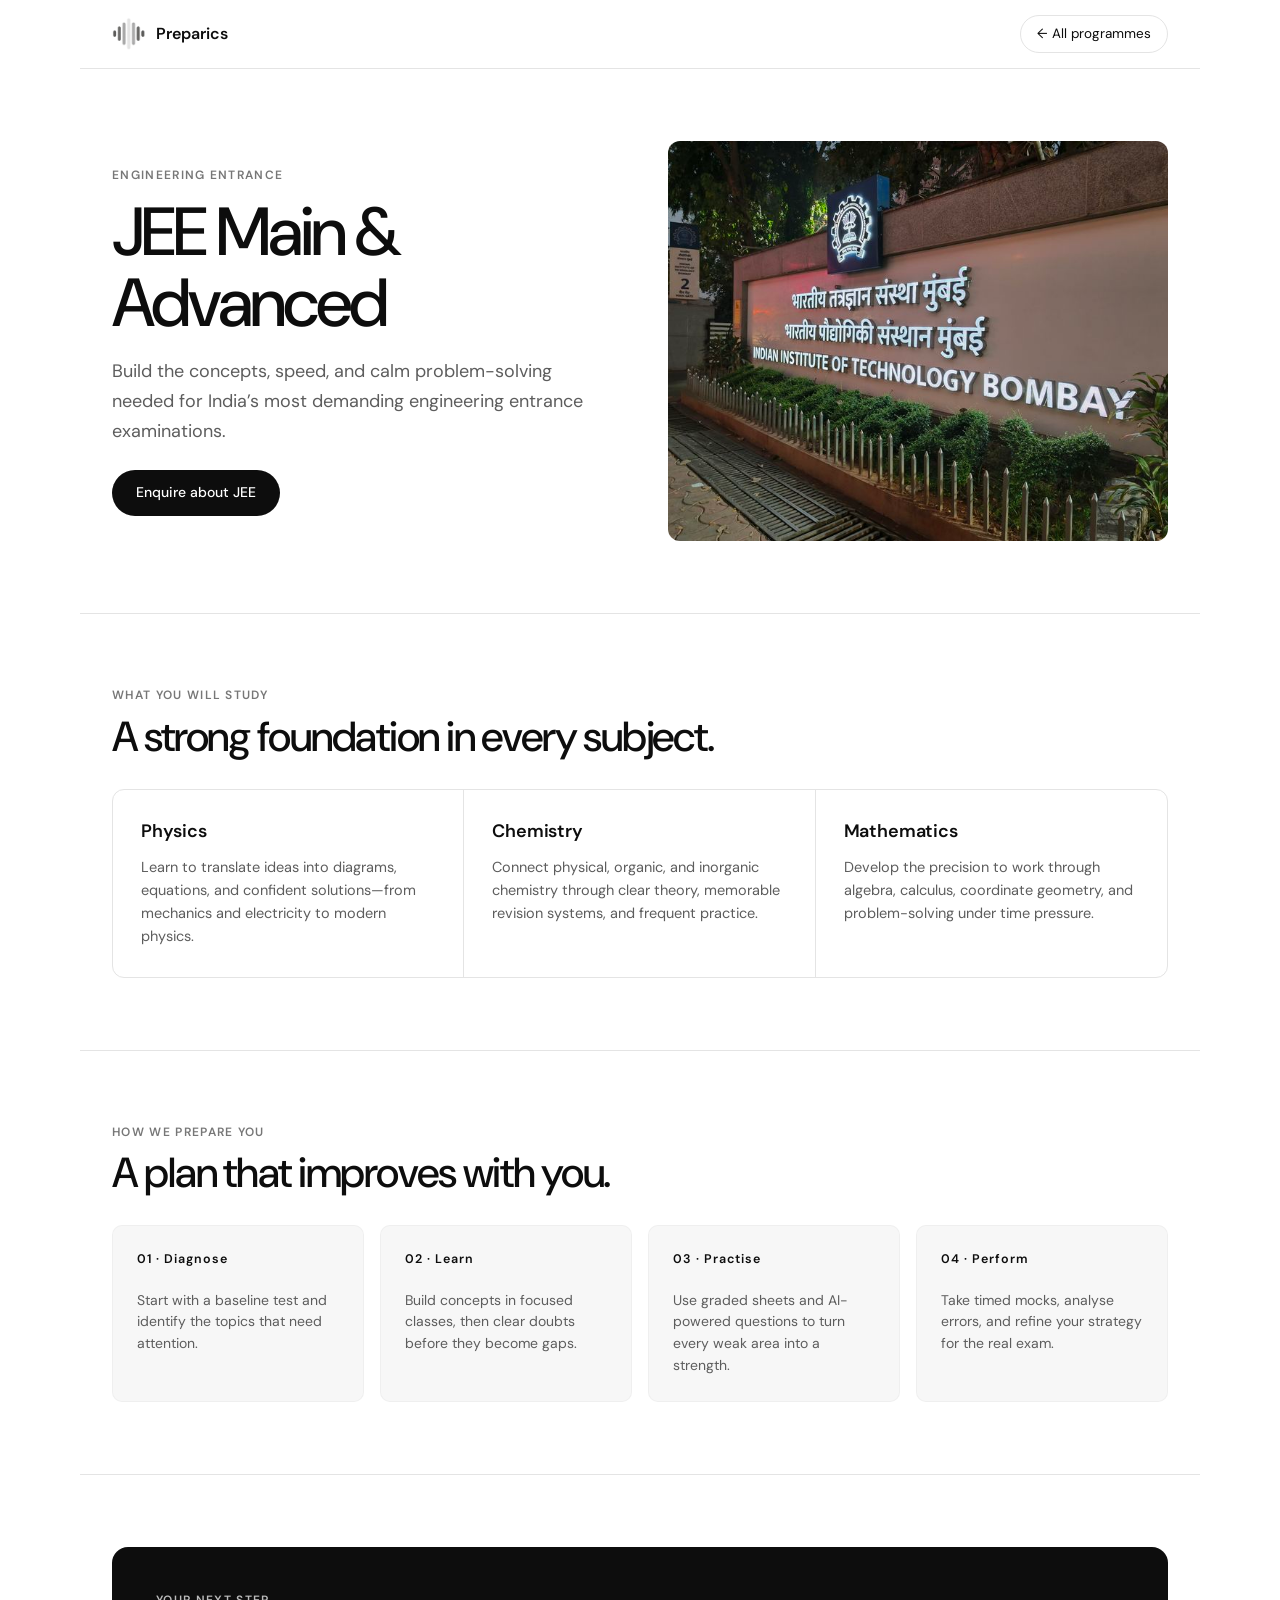
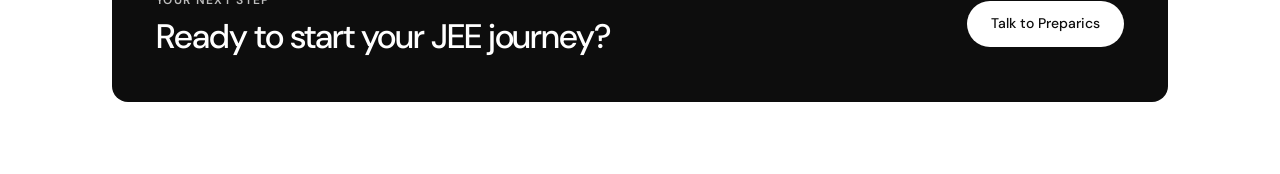
<file: jee.html>
<!doctype html>
<html lang="en">
<head>
  <meta charset="utf-8">
  <meta name="viewport" content="width=device-width, initial-scale=1">
  <title>JEE Main & Advanced Preparation | Preparics</title>
  <link rel="icon" type="image/png" href="logo.png">
  <link rel="shortcut icon" href="favicon.ico">
  <link rel="apple-touch-icon" href="logo.png">
  <link rel="preconnect" href="https://fonts.googleapis.com">
  <link href="https://fonts.googleapis.com/css2?family=DM+Sans:wght@300;400;500;600&display=swap" rel="stylesheet">
  <style>
:root {
  --ink: #0d0d0d;
  --muted: #5d5d5d;
  --line: #e4e4e4;
  --soft: #f7f7f7;
  --max: 1120px;
}
*, *::before, *::after {
  box-sizing: border-box;
  margin: 0;
  padding: 0;
}
html {
  -webkit-text-size-adjust: 100%;
}
body {
  margin: 0;
  font-family: 'DM Sans', -apple-system, BlinkMacSystemFont, sans-serif;
  color: var(--ink);
  line-height: 1.55;
  background: #ffffff;
  overflow-x: hidden;
  width: 100%;
}
a {
  color: inherit;
}
img {
  max-width: 100%;
  height: auto;
  display: block;
}

/* Nav */
.nav {
  height: 68px;
  max-width: var(--max);
  margin: auto;
  padding: 0 32px;
  display: flex;
  align-items: center;
  justify-content: space-between;
  gap: 12px;
  width: 100%;
}
.brand {
  display: flex;
  align-items: center;
  gap: 10px;
  text-decoration: none;
  font-weight: 600;
  font-size: 16px;
  flex-shrink: 0;
}
.brand img {
  width: 34px;
  height: 34px;
  border-radius: 8px;
  flex-shrink: 0;
}
.back {
  font-size: 13.5px;
  text-decoration: none;
  padding: 8px 16px;
  border: 1px solid var(--line);
  border-radius: 999px;
  white-space: nowrap;
  transition: background 0.15s ease, border-color 0.15s ease;
  flex-shrink: 0;
}
.back:hover {
  background: var(--soft);
  border-color: #ccc;
}

/* Main sections */
.hero, .section {
  max-width: var(--max);
  margin: auto;
  padding: 72px 32px;
  border-top: 1px solid var(--line);
  width: 100%;
}
.eyebrow {
  font-size: 12px;
  letter-spacing: .11em;
  text-transform: uppercase;
  color: #777;
  font-weight: 600;
  margin-bottom: 8px;
}
.hero-grid {
  display: grid;
  grid-template-columns: 1fr 1fr;
  gap: 56px;
  align-items: center;
}
.hero h1 {
  font-size: clamp(32px, 5.5vw, 68px);
  line-height: 1.05;
  letter-spacing: -.045em;
  font-weight: 500;
  margin: 12px 0 18px;
  word-wrap: break-word;
}
.intro {
  font-size: clamp(15px, 1.8vw, 18px);
  color: var(--muted);
  max-width: 520px;
  line-height: 1.65;
  margin-bottom: 24px;
}
.hero img {
  width: 100%;
  aspect-ratio: 1.25;
  object-fit: cover;
  border-radius: 12px;
  display: block;
}
.btn {
  display: inline-flex;
  align-items: center;
  justify-content: center;
  background: var(--ink);
  color: #fff;
  text-decoration: none;
  padding: 12px 24px;
  border-radius: 999px;
  font-weight: 500;
  font-size: 14px;
  min-height: 44px;
  transition: opacity 0.15s ease, transform 0.15s ease;
}
.btn:hover {
  opacity: 0.88;
  transform: translateY(-1px);
}

.section h2 {
  font-size: clamp(26px, 3.8vw, 42px);
  letter-spacing: -.03em;
  font-weight: 500;
  margin: 8px 0 28px;
  line-height: 1.15;
}
.grid {
  display: grid;
  grid-template-columns: repeat(3, 1fr);
  border: 1px solid var(--line);
  border-radius: 12px;
  overflow: hidden;
}
.card {
  padding: 28px;
  border-right: 1px solid var(--line);
}
.card:last-child {
  border-right: none;
}
.card h3 {
  font-size: 18px;
  margin: 0 0 10px;
  font-weight: 600;
  letter-spacing: -.01em;
}
.card p, .section > p {
  color: var(--muted);
  font-size: 14.5px;
  line-height: 1.6;
}

.journey {
  display: grid;
  grid-template-columns: repeat(4, 1fr);
  gap: 16px;
}
.step {
  background: var(--soft);
  padding: 24px;
  border-radius: 10px;
  border: 1px solid rgba(0,0,0,0.03);
  font-size: 14px;
  line-height: 1.55;
  color: var(--muted);
}
.step strong {
  display: block;
  font-size: 12.5px;
  letter-spacing: .08em;
  color: var(--ink);
  margin-bottom: 20px;
  font-weight: 600;
}

.cta {
  background: var(--ink);
  color: #fff;
  border-radius: 16px;
  padding: 44px;
  display: flex;
  align-items: center;
  justify-content: space-between;
  gap: 24px;
}
.cta h2 {
  margin: 0;
  font-size: clamp(24px, 3.5vw, 34px);
  line-height: 1.2;
}
.cta .btn {
  background: #fff;
  color: var(--ink);
  margin: 0;
  white-space: nowrap;
  flex-shrink: 0;
}
.cta .btn:hover {
  background: #f0f0f0;
}

/* Tablet */
@media (max-width: 900px) {
  .hero-grid {
    grid-template-columns: 1fr;
    gap: 36px;
  }
  .journey {
    grid-template-columns: repeat(2, 1fr);
  }
  .grid {
    grid-template-columns: 1fr;
    border-right: 1px solid var(--line);
  }
  .card {
    border-right: none;
    border-bottom: 1px solid var(--line);
  }
  .card:last-child {
    border-bottom: none;
  }
}

/* Mobile */
@media (max-width: 640px) {
  .nav {
    height: 58px;
    padding: 0 16px;
  }
  .brand {
    font-size: 15px;
    gap: 8px;
  }
  .brand img {
    width: 28px;
    height: 28px;
  }
  .back {
    font-size: 12px;
    padding: 6px 12px;
    min-height: 36px;
    display: inline-flex;
    align-items: center;
  }
  .hero, .section {
    padding: 44px 16px;
  }
  .hero h1 {
    font-size: clamp(28px, 8vw, 40px);
    margin: 8px 0 14px;
  }
  .btn {
    width: 100%;
    max-width: 100%;
  }
  .journey {
    grid-template-columns: 1fr;
    gap: 12px;
  }
  .step {
    padding: 18px 16px;
  }
  .card {
    padding: 20px 16px;
  }
  .cta {
    padding: 28px 20px;
    flex-direction: column;
    align-items: stretch;
    text-align: left;
    border-radius: 12px;
    gap: 20px;
  }
  .cta .btn {
    width: 100%;
  }
}

/* Extra Small Phones (320px - 360px) */
@media (max-width: 360px) {
  .nav {
    padding: 0 12px;
    gap: 6px;
  }
  .brand {
    font-size: 14px;
    gap: 6px;
  }
  .back {
    font-size: 11px;
    padding: 5px 9px;
  }
  .hero, .section {
    padding: 36px 12px;
  }
  .hero h1 {
    font-size: 26px;
  }
  .card {
    padding: 16px 12px;
  }
  .step {
    padding: 16px 12px;
  }
  .cta {
    padding: 22px 14px;
  }
}
</style>
</head>
<body>
  <nav class="nav"><a class="brand" href="index.html"><img src="logo.png" alt="Preparics logo">Preparics</a><a class="back" href="index.html#programmes">← All programmes</a></nav>
  <main>
    <section class="hero"><div class="hero-grid"><div><div class="eyebrow">Engineering entrance</div><h1>JEE Main &<br>Advanced</h1><p class="intro">Build the concepts, speed, and calm problem-solving needed for India’s most demanding engineering entrance examinations.</p><a class="btn" href="mailto:preparics@gmail.com?subject=JEE%20programme%20enquiry">Enquire about JEE</a></div><img src="IIT BOMBAY.jpg" alt="IIT Bombay campus"></div></section>
    <section class="section"><div class="eyebrow">What you will study</div><h2>A strong foundation in every subject.</h2><div class="grid"><article class="card"><h3>Physics</h3><p>Learn to translate ideas into diagrams, equations, and confident solutions—from mechanics and electricity to modern physics.</p></article><article class="card"><h3>Chemistry</h3><p>Connect physical, organic, and inorganic chemistry through clear theory, memorable revision systems, and frequent practice.</p></article><article class="card"><h3>Mathematics</h3><p>Develop the precision to work through algebra, calculus, coordinate geometry, and problem-solving under time pressure.</p></article></div></section>
    <section class="section"><div class="eyebrow">How we prepare you</div><h2>A plan that improves with you.</h2><div class="journey"><div class="step"><strong>01 · Diagnose</strong>Start with a baseline test and identify the topics that need attention.</div><div class="step"><strong>02 · Learn</strong>Build concepts in focused classes, then clear doubts before they become gaps.</div><div class="step"><strong>03 · Practise</strong>Use graded sheets and AI-powered questions to turn every weak area into a strength.</div><div class="step"><strong>04 · Perform</strong>Take timed mocks, analyse errors, and refine your strategy for the real exam.</div></div></section>
    <section class="section"><div class="cta"><div><div class="eyebrow" style="color:#bbb">Your next step</div><h2>Ready to start your JEE journey?</h2></div><a class="btn" href="mailto:preparics@gmail.com?subject=JEE%20programme%20enquiry">Talk to Preparics</a></div></section>
  </main>
</body>
</html>
</file>
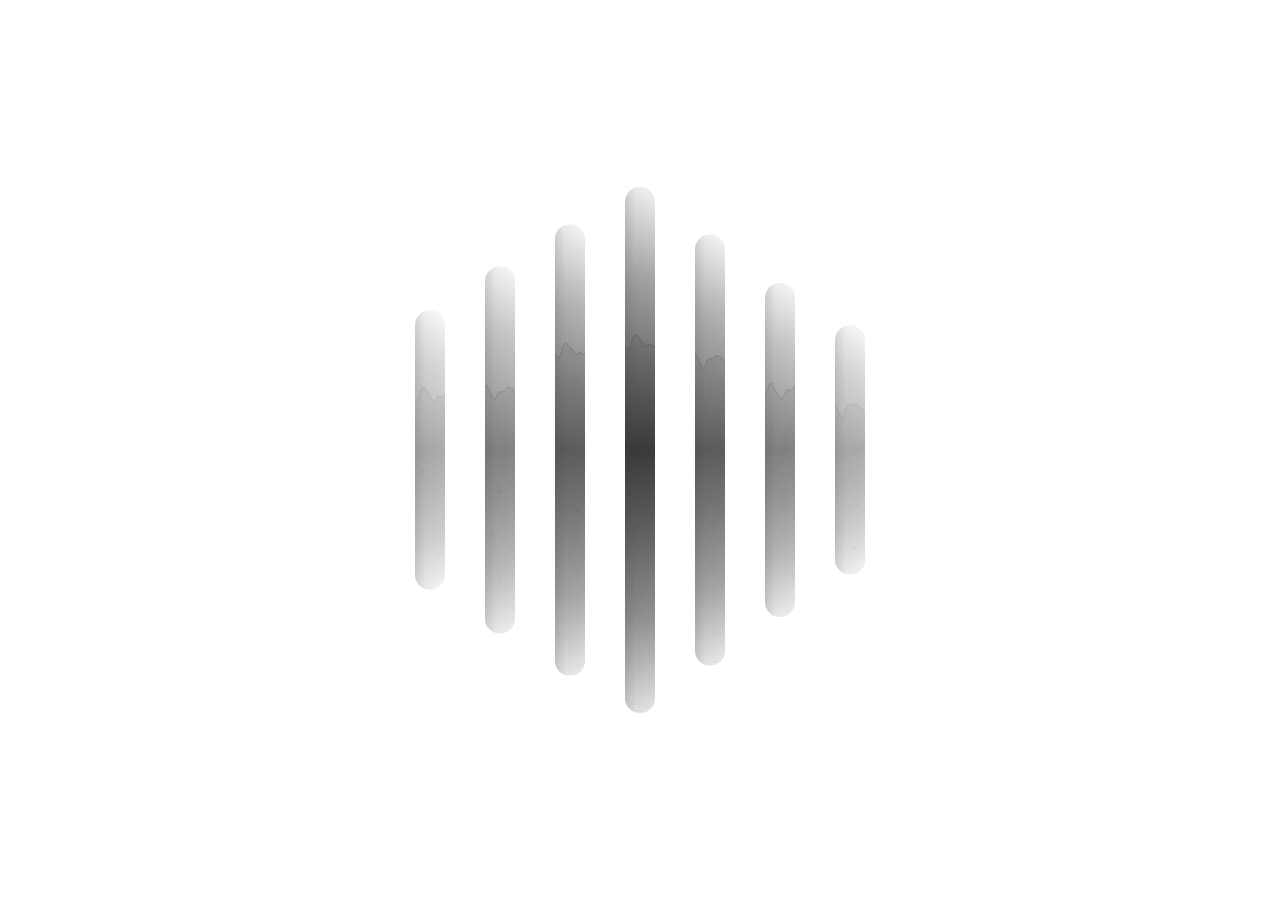
<file: logo_and_loading.html>
<!DOCTYPE html>
<html lang="en">
<head>
  <meta charset="UTF-8" />
  <meta name="viewport" content="width=device-width, initial-scale=1.0" />
  <title>Wave Loading</title>
  <style>
    * { margin: 0; padding: 0; box-sizing: border-box; }
    body { background: #ffffff; overflow: hidden; }
    canvas { display: block; }
    
    #waveContainer {
      width: 100%;
      height: 100%;
      display: flex;
      align-items: center;
      justify-content: center;
    }
  </style>
</head>
<body>
  <div id="waveContainer">
    <canvas id="waveCanvas"></canvas>
  </div>

<script>
(function () {
  'use strict';

  const canvas = document.getElementById('waveCanvas');
  const ctx = canvas.getContext('2d');

  const N = 7;
  let BAR_W = 30;
  let GAP = 40;
  let R = BAR_W / 2;

  let BASE_H = [];
  let AMPLITUDE = [];

  const BASE_RATIOS = [0.28, 0.38, 0.50, 0.62, 0.50, 0.38, 0.28];
  const AMP_RATIOS  = [0.04, 0.06, 0.08, 0.10, 0.08, 0.06, 0.04];

  let dpr = window.devicePixelRatio || 1;
  let W, H;
  let mouse = { x: -1 };
  let last = performance.now();

  const phase = Array.from({ length: N }, (_, i) => i * 0.9 + Math.random() * 0.6);
  const spd   = Array.from({ length: N }, () => 0.5 + Math.random() * 0.3);

  const pos = new Float32Array(N);
  const vel = new Float32Array(N).fill(0);
  const STIFFNESS = 100;
  const DAMPING = 16;

  const innerLevel = new Float32Array(N);
  const innerVel   = new Float32Array(N).fill(0);
  const INNER_STIFFNESS = 135;
  const INNER_DAMPING = 21;

  const liquidSeed  = Array.from({ length: N }, () => Math.random() * Math.PI * 2);
  const shimmerSeed = Array.from({ length: N }, () => Math.random() * 100);

  // Exit animation state
  let exitAnimating = false;
  let exitStartTime = 0;
  const EXIT_DURATION = 600; // 0.6 seconds for smooth fast exit animation
  const exitOffsetX = new Float32Array(N).fill(0);
  const exitOffsetY = new Float32Array(N).fill(0);

  function setup() {
    dpr = window.devicePixelRatio || 1;
    W = window.innerWidth;
    H = window.innerHeight;

    // Fluid responsive sizing for mobile viewports
    const availableW = Math.min(W - 24, 450);
    const scale = Math.min(1, Math.max(0.48, availableW / 450));
    BAR_W = Math.round(30 * scale);
    GAP = Math.round(40 * scale);
    R = BAR_W / 2;

    canvas.width  = Math.round(W * dpr);
    canvas.height = Math.round(H * dpr);
    canvas.style.width  = W + 'px';
    canvas.style.height = H + 'px';
    ctx.setTransform(dpr, 0, 0, dpr, 0, 0);

    for (let i = 0; i < N; i++) {
      BASE_H[i]    = H * BASE_RATIOS[i];
      AMPLITUDE[i] = H * AMP_RATIOS[i];
      pos[i]       = BASE_H[i];
      innerLevel[i]= BASE_H[i] * 0.72;
    }
  }

  function wave(t, ph, s) {
    return (
      Math.sin(t * s + ph) * 0.50 +
      Math.sin(t * s * 2.1 + ph * 1.3) * 0.30 +
      Math.sin(t * s * 0.5 + ph * 0.8) * 0.20
    );
  }

  function liquidWave(xn, t, idx, amp) {
    return (
      Math.sin(xn * 8.0  + t * 2.2 + liquidSeed[idx]) * amp * 0.55 +
      Math.sin(xn * 14.0 - t * 1.5 + liquidSeed[idx] * 0.7) * amp * 0.25 +
      Math.sin(xn * 22.0 + t * 3.3 + liquidSeed[idx] * 1.4) * amp * 0.12
    );
  }

  function shimmerNoise(xn, yn, t, idx) {
    return (
      0.5 +
      0.25 * Math.sin(xn * 18 + t * 1.4 + shimmerSeed[idx]) +
      0.15 * Math.sin(yn * 26 - t * 2.1 + shimmerSeed[idx] * 0.7) +
      0.10 * Math.sin((xn + yn) * 20 + t * 2.8)
    );
  }

  function roundedBarPath(x, top, h) {
    ctx.beginPath();
    ctx.roundRect(x, top, BAR_W, h, R);
  }

  function drawLiquidFill(x, top, h, fillH, brightness, t, idx) {
    const left  = x;
    const right = x + BAR_W;
    const bottom = top + h;
    const fillTopBase = bottom - fillH;
    const surfAmp = Math.min(10, Math.max(4, fillH * 0.06));

    ctx.save();
    roundedBarPath(x, top, h);
    ctx.clip();

    const fluidGrad = ctx.createLinearGradient(x, fillTopBase, x, bottom);
    fluidGrad.addColorStop(0,    `rgba(50,50,50,${(brightness * 0.12).toFixed(3)})`);
    fluidGrad.addColorStop(0.45, `rgba(50,50,50,${(brightness * 0.22).toFixed(3)})`);
    fluidGrad.addColorStop(1,    `rgba(50,50,50,${(brightness * 0.06).toFixed(3)})`);
    ctx.fillStyle = fluidGrad;

    ctx.beginPath();
    for (let s = 0; s <= 24; s++) {
      const xn = s / 24;
      const px = left + xn * BAR_W;
      const py = fillTopBase + liquidWave(xn, t, idx, surfAmp);
      if (s === 0) ctx.moveTo(px, py);
      else ctx.lineTo(px, py);
    }
    ctx.lineTo(right, bottom);
    ctx.lineTo(left, bottom);
    ctx.closePath();
    ctx.fill();

    for (let y = fillTopBase; y < bottom; y += 3.2) {
      const yn = (y - fillTopBase) / Math.max(1, fillH);
      const alpha = (0.018 + yn * 0.03) * brightness;
      ctx.fillStyle = `rgba(50,50,50,${alpha.toFixed(3)})`;
      for (let s = 0; s < 8; s++) {
        const xn = s / 7;
        const px = left + 3 + xn * (BAR_W - 6);
        const n  = shimmerNoise(xn, yn, t, idx);
        const w  = 1 + n * 1.2;
        ctx.fillRect(px, y, w, 1);
      }
    }

    ctx.strokeStyle = `rgba(50,50,50,${(brightness * 0.22).toFixed(3)})`;
    ctx.lineWidth = 1.2;
    ctx.beginPath();
    for (let s = 0; s <= 24; s++) {
      const xn = s / 24;
      const px = left + xn * BAR_W;
      const py = fillTopBase + liquidWave(xn, t, idx, surfAmp);
      if (s === 0) ctx.moveTo(px, py);
      else ctx.lineTo(px, py);
    }
    ctx.stroke();

    for (let b = 0; b < 3; b++) {
      const pr = 1.2 + b * 0.45;
      const bx = left + 7 + ((Math.sin(t * (0.8 + b * 0.3) + idx * 1.7 + b) * 0.5 + 0.5) * (BAR_W - 14));
      const rise = ((t * (18 + b * 7) + idx * 23 + b * 31) % Math.max(30, fillH + 20));
      const by   = bottom - rise;
      if (by > fillTopBase + 4 && by < bottom - 4) {
        ctx.fillStyle = `rgba(50,50,50,${(0.08 * brightness).toFixed(3)})`;
        ctx.beginPath();
        ctx.arc(bx, by, pr, 0, Math.PI * 2);
        ctx.fill();
      }
    }

    ctx.restore();
  }

  function drawBar(x, cy, h, brightness, t, idx) {
    const halfH = h / 2;
    const top   = cy - halfH;

    const shell = ctx.createLinearGradient(x, top, x, top + h);
    shell.addColorStop(0,    `rgba(50,50,50,${(brightness * 0.05).toFixed(3)})`);
    shell.addColorStop(0.18, `rgba(50,50,50,${(brightness * 0.45).toFixed(3)})`);
    shell.addColorStop(0.50, `rgba(50,50,50,${(brightness * 0.95).toFixed(3)})`);
    shell.addColorStop(0.82, `rgba(50,50,50,${(brightness * 0.45).toFixed(3)})`);
    shell.addColorStop(1,    `rgba(50,50,50,${(brightness * 0.05).toFixed(3)})`);

    ctx.fillStyle = shell;
    roundedBarPath(x, top, h);
    ctx.fill();

    const edgeGlow = ctx.createLinearGradient(x, top, x + BAR_W, top);
    edgeGlow.addColorStop(0,    'rgba(50,50,50,0.18)');
    edgeGlow.addColorStop(0.35, 'rgba(50,50,50,0.05)');
    edgeGlow.addColorStop(1,    'rgba(50,50,50,0)');
    ctx.fillStyle = edgeGlow;
    ctx.save();
    roundedBarPath(x, top, h);
    ctx.clip();
    ctx.fillRect(x, top, BAR_W, h);
    ctx.restore();

    drawLiquidFill(x, top, h, innerLevel[idx], brightness, t, idx);
  }

  function frame(now) {
    const dt = Math.min((now - last) / 1000, 0.05);
    last = now;
    const t = now / 1000;

    ctx.clearRect(0, 0, W, H);

    const cx = W / 2;
    const cy = H / 2;
    const totalW = N * BAR_W + (N - 1) * GAP;
    const startX = cx - totalW / 2;

    // Handle exit animation
    if (exitAnimating) {
      const elapsed = now - exitStartTime;
      const progress = Math.min(elapsed / EXIT_DURATION, 1);
      
      for (let i = 0; i < N; i++) {
        // Left side bars move left at constant high speed
        if (i < 3) {
          exitOffsetX[i] = -2000 * progress; // Linear motion, 2000px/s leftward
        }
        // Right side bars move right at constant high speed
        else if (i > 3) {
          exitOffsetX[i] = 2000 * progress; // Linear motion, 2000px/s rightward
        }
        // Center bar moves up at constant high speed
        else {
          exitOffsetY[i] = -2800 * progress; // Linear motion, 2800px/s upward
        }
      }
      
      if (progress >= 1) {
        exitAnimating = false;
      }
    }

    for (let i = 0; i < N; i++) {
      const wv = wave(t, phase[i], spd[i]);
      let target = BASE_H[i] + wv * AMPLITUDE[i];

      if (!exitAnimating && mouse.x >= 0) {
        const barCx = startX + i * (BAR_W + GAP) + BAR_W / 2;
        const dist  = Math.abs(barCx - mouse.x);
        const pull  = Math.max(0, 1 - dist / 140);
        target += pull * AMPLITUDE[i] * 2.0;
      }

      const acc = (target - pos[i]) * STIFFNESS - vel[i] * DAMPING;
      vel[i] += acc * dt;
      pos[i] += vel[i] * dt;
      pos[i]  = Math.max(H * 0.04, pos[i]);

      const liquidTarget =
        pos[i] * 0.68 +
        Math.sin(t * 1.4 + i * 0.9 + liquidSeed[i]) * (AMPLITUDE[i] * 0.22);

      const innerAcc = (liquidTarget - innerLevel[i]) * INNER_STIFFNESS - innerVel[i] * INNER_DAMPING;
      innerVel[i]   += innerAcc * dt;
      innerLevel[i] += innerVel[i] * dt;
      innerLevel[i]  = Math.max(pos[i] * 0.18, Math.min(pos[i] * 0.92, innerLevel[i]));

      const distRatio = Math.abs(i - (N - 1) / 2) / ((N - 1) / 2);
      const brightness = 1.0 - distRatio * 0.62;

      const barX = startX + i * (BAR_W + GAP) + exitOffsetX[i];
      const barY = cy + exitOffsetY[i];
      drawBar(barX, barY, pos[i], brightness, t, i);
    }

    requestAnimationFrame(frame);
  }

  // Expose exit animation function
  window.triggerExitAnimation = function() {
    exitAnimating = true;
    exitStartTime = performance.now();
  };

  window.addEventListener('mousemove',  e => { mouse.x = e.clientX; });
  window.addEventListener('mouseleave', () => { mouse.x = -1; });
  window.addEventListener('touchmove',  e => { mouse.x = e.touches[0].clientX; }, { passive: true });
  window.addEventListener('touchend',   () => { mouse.x = -1; });
  window.addEventListener('resize', setup);

  setup();
  requestAnimationFrame(frame);
})();
</script>
</body>
</html>
</file>
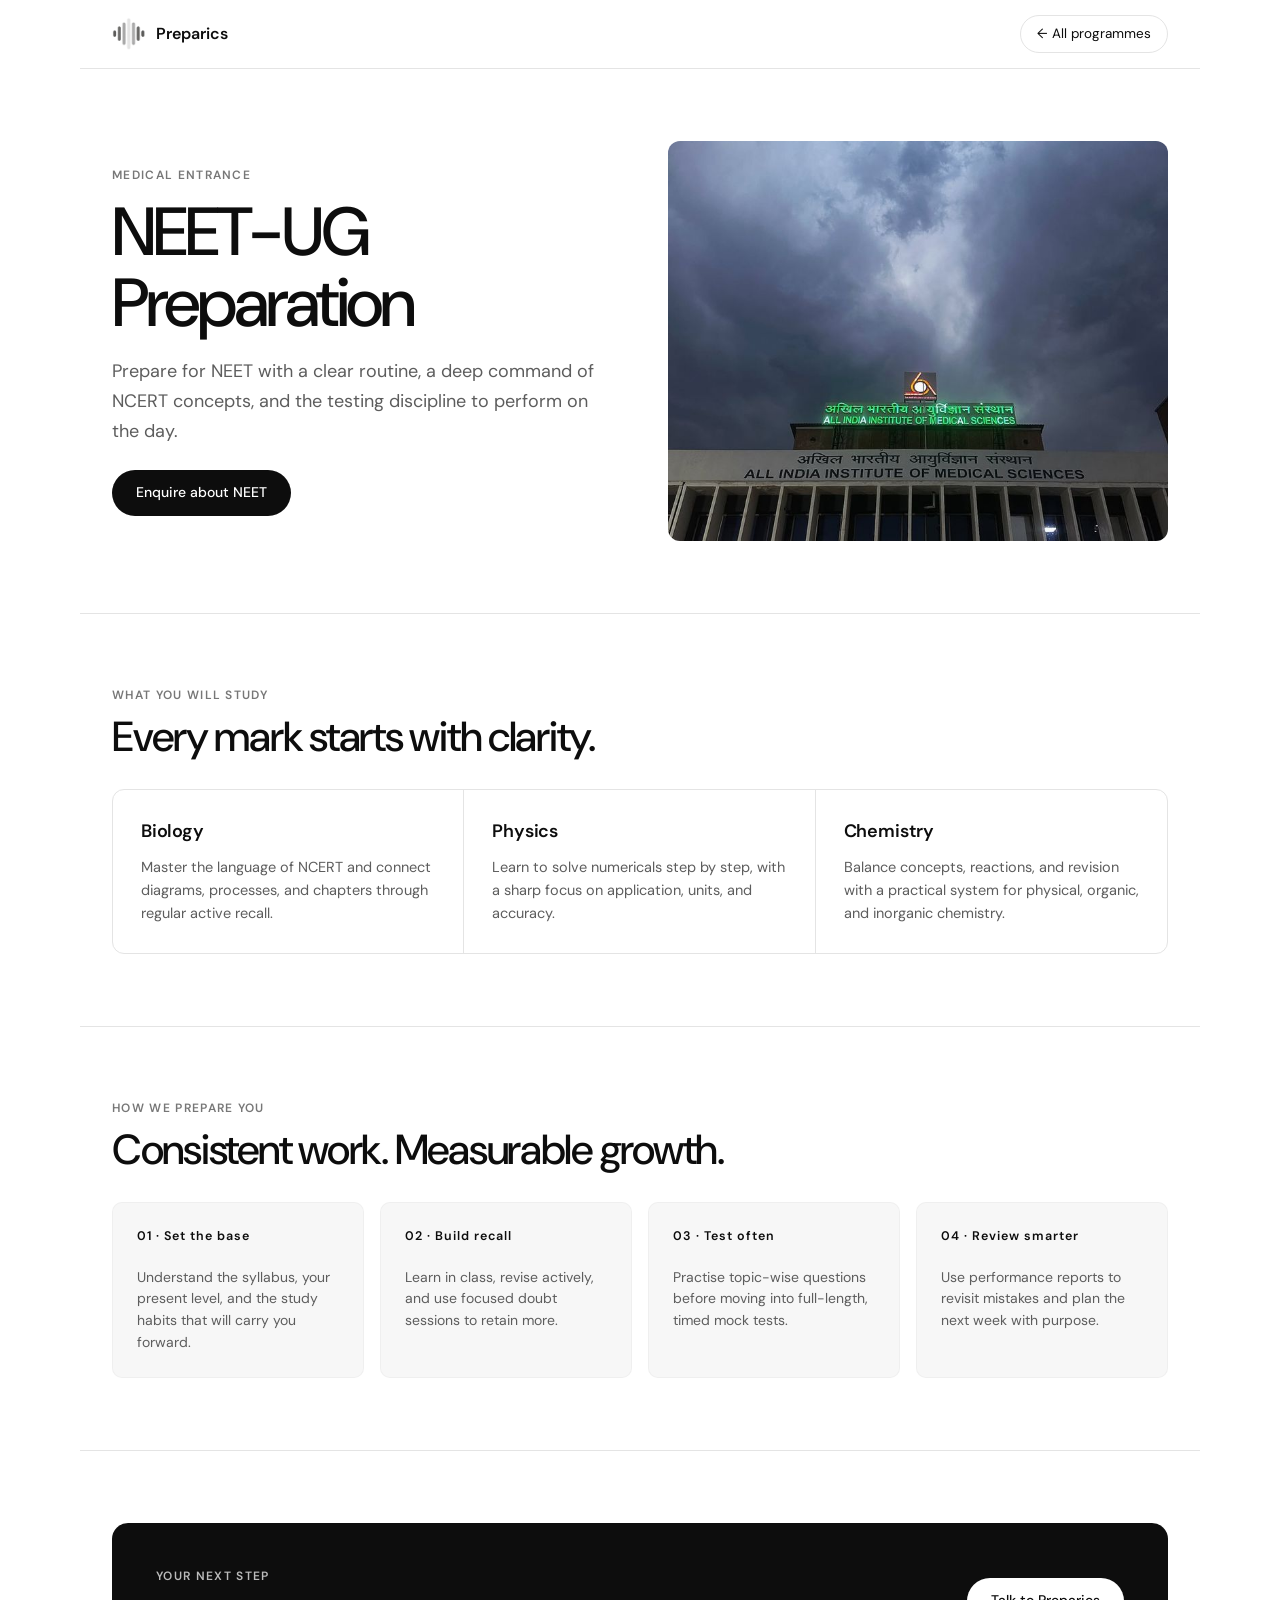
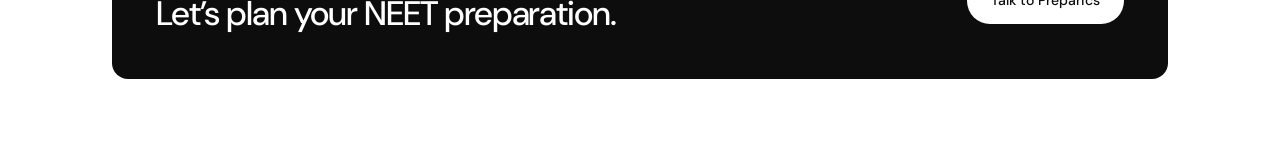
<file: neet.html>
<!doctype html>
<html lang="en">
<head>
  <meta charset="utf-8"><meta name="viewport" content="width=device-width, initial-scale=1"><title>NEET-UG Preparation | Preparics</title>
  <link rel="icon" type="image/png" href="logo.png">
  <link rel="shortcut icon" href="favicon.ico">
  <link rel="apple-touch-icon" href="logo.png">
  <link rel="preconnect" href="https://fonts.googleapis.com"><link href="https://fonts.googleapis.com/css2?family=DM+Sans:wght@300;400;500;600&display=swap" rel="stylesheet">
  <style>
:root {
  --ink: #0d0d0d;
  --muted: #5d5d5d;
  --line: #e4e4e4;
  --soft: #f7f7f7;
  --max: 1120px;
}
*, *::before, *::after {
  box-sizing: border-box;
  margin: 0;
  padding: 0;
}
html {
  -webkit-text-size-adjust: 100%;
}
body {
  margin: 0;
  font-family: 'DM Sans', -apple-system, BlinkMacSystemFont, sans-serif;
  color: var(--ink);
  line-height: 1.55;
  background: #ffffff;
  overflow-x: hidden;
  width: 100%;
}
a {
  color: inherit;
}
img {
  max-width: 100%;
  height: auto;
  display: block;
}

/* Nav */
.nav {
  height: 68px;
  max-width: var(--max);
  margin: auto;
  padding: 0 32px;
  display: flex;
  align-items: center;
  justify-content: space-between;
  gap: 12px;
  width: 100%;
}
.brand {
  display: flex;
  align-items: center;
  gap: 10px;
  text-decoration: none;
  font-weight: 600;
  font-size: 16px;
  flex-shrink: 0;
}
.brand img {
  width: 34px;
  height: 34px;
  border-radius: 8px;
  flex-shrink: 0;
}
.back {
  font-size: 13.5px;
  text-decoration: none;
  padding: 8px 16px;
  border: 1px solid var(--line);
  border-radius: 999px;
  white-space: nowrap;
  transition: background 0.15s ease, border-color 0.15s ease;
  flex-shrink: 0;
}
.back:hover {
  background: var(--soft);
  border-color: #ccc;
}

/* Main sections */
.hero, .section {
  max-width: var(--max);
  margin: auto;
  padding: 72px 32px;
  border-top: 1px solid var(--line);
  width: 100%;
}
.eyebrow {
  font-size: 12px;
  letter-spacing: .11em;
  text-transform: uppercase;
  color: #777;
  font-weight: 600;
  margin-bottom: 8px;
}
.hero-grid {
  display: grid;
  grid-template-columns: 1fr 1fr;
  gap: 56px;
  align-items: center;
}
.hero h1 {
  font-size: clamp(32px, 5.5vw, 68px);
  line-height: 1.05;
  letter-spacing: -.045em;
  font-weight: 500;
  margin: 12px 0 18px;
  word-wrap: break-word;
}
.intro {
  font-size: clamp(15px, 1.8vw, 18px);
  color: var(--muted);
  max-width: 520px;
  line-height: 1.65;
  margin-bottom: 24px;
}
.hero img {
  width: 100%;
  aspect-ratio: 1.25;
  object-fit: cover;
  border-radius: 12px;
  display: block;
}
.btn {
  display: inline-flex;
  align-items: center;
  justify-content: center;
  background: var(--ink);
  color: #fff;
  text-decoration: none;
  padding: 12px 24px;
  border-radius: 999px;
  font-weight: 500;
  font-size: 14px;
  min-height: 44px;
  transition: opacity 0.15s ease, transform 0.15s ease;
}
.btn:hover {
  opacity: 0.88;
  transform: translateY(-1px);
}

.section h2 {
  font-size: clamp(26px, 3.8vw, 42px);
  letter-spacing: -.03em;
  font-weight: 500;
  margin: 8px 0 28px;
  line-height: 1.15;
}
.grid {
  display: grid;
  grid-template-columns: repeat(3, 1fr);
  border: 1px solid var(--line);
  border-radius: 12px;
  overflow: hidden;
}
.card {
  padding: 28px;
  border-right: 1px solid var(--line);
}
.card:last-child {
  border-right: none;
}
.card h3 {
  font-size: 18px;
  margin: 0 0 10px;
  font-weight: 600;
  letter-spacing: -.01em;
}
.card p, .section > p {
  color: var(--muted);
  font-size: 14.5px;
  line-height: 1.6;
}

.journey {
  display: grid;
  grid-template-columns: repeat(4, 1fr);
  gap: 16px;
}
.step {
  background: var(--soft);
  padding: 24px;
  border-radius: 10px;
  border: 1px solid rgba(0,0,0,0.03);
  font-size: 14px;
  line-height: 1.55;
  color: var(--muted);
}
.step strong {
  display: block;
  font-size: 12.5px;
  letter-spacing: .08em;
  color: var(--ink);
  margin-bottom: 20px;
  font-weight: 600;
}

.cta {
  background: var(--ink);
  color: #fff;
  border-radius: 16px;
  padding: 44px;
  display: flex;
  align-items: center;
  justify-content: space-between;
  gap: 24px;
}
.cta h2 {
  margin: 0;
  font-size: clamp(24px, 3.5vw, 34px);
  line-height: 1.2;
}
.cta .btn {
  background: #fff;
  color: var(--ink);
  margin: 0;
  white-space: nowrap;
  flex-shrink: 0;
}
.cta .btn:hover {
  background: #f0f0f0;
}

/* Tablet */
@media (max-width: 900px) {
  .hero-grid {
    grid-template-columns: 1fr;
    gap: 36px;
  }
  .journey {
    grid-template-columns: repeat(2, 1fr);
  }
  .grid {
    grid-template-columns: 1fr;
    border-right: 1px solid var(--line);
  }
  .card {
    border-right: none;
    border-bottom: 1px solid var(--line);
  }
  .card:last-child {
    border-bottom: none;
  }
}

/* Mobile */
@media (max-width: 640px) {
  .nav {
    height: 58px;
    padding: 0 16px;
  }
  .brand {
    font-size: 15px;
    gap: 8px;
  }
  .brand img {
    width: 28px;
    height: 28px;
  }
  .back {
    font-size: 12px;
    padding: 6px 12px;
    min-height: 36px;
    display: inline-flex;
    align-items: center;
  }
  .hero, .section {
    padding: 44px 16px;
  }
  .hero h1 {
    font-size: clamp(28px, 8vw, 40px);
    margin: 8px 0 14px;
  }
  .btn {
    width: 100%;
    max-width: 100%;
  }
  .journey {
    grid-template-columns: 1fr;
    gap: 12px;
  }
  .step {
    padding: 18px 16px;
  }
  .card {
    padding: 20px 16px;
  }
  .cta {
    padding: 28px 20px;
    flex-direction: column;
    align-items: stretch;
    text-align: left;
    border-radius: 12px;
    gap: 20px;
  }
  .cta .btn {
    width: 100%;
  }
}

/* Extra Small Phones (320px - 360px) */
@media (max-width: 360px) {
  .nav {
    padding: 0 12px;
    gap: 6px;
  }
  .brand {
    font-size: 14px;
    gap: 6px;
  }
  .back {
    font-size: 11px;
    padding: 5px 9px;
  }
  .hero, .section {
    padding: 36px 12px;
  }
  .hero h1 {
    font-size: 26px;
  }
  .card {
    padding: 16px 12px;
  }
  .step {
    padding: 16px 12px;
  }
  .cta {
    padding: 22px 14px;
  }
}
</style>
</head>
<body><nav class="nav"><a class="brand" href="index.html"><img src="logo.png" alt="Preparics logo">Preparics</a><a class="back" href="index.html#programmes">← All programmes</a></nav><main>
<section class="hero"><div class="hero-grid"><div><div class="eyebrow">Medical entrance</div><h1>NEET-UG<br>Preparation</h1><p class="intro">Prepare for NEET with a clear routine, a deep command of NCERT concepts, and the testing discipline to perform on the day.</p><a class="btn" href="mailto:preparics@gmail.com?subject=NEET%20programme%20enquiry">Enquire about NEET</a></div><img src="AIMS.jpg" alt="AIIMS campus"></div></section>
<section class="section"><div class="eyebrow">What you will study</div><h2>Every mark starts with clarity.</h2><div class="grid"><article class="card"><h3>Biology</h3><p>Master the language of NCERT and connect diagrams, processes, and chapters through regular active recall.</p></article><article class="card"><h3>Physics</h3><p>Learn to solve numericals step by step, with a sharp focus on application, units, and accuracy.</p></article><article class="card"><h3>Chemistry</h3><p>Balance concepts, reactions, and revision with a practical system for physical, organic, and inorganic chemistry.</p></article></div></section>
<section class="section"><div class="eyebrow">How we prepare you</div><h2>Consistent work. Measurable growth.</h2><div class="journey"><div class="step"><strong>01 · Set the base</strong>Understand the syllabus, your present level, and the study habits that will carry you forward.</div><div class="step"><strong>02 · Build recall</strong>Learn in class, revise actively, and use focused doubt sessions to retain more.</div><div class="step"><strong>03 · Test often</strong>Practise topic-wise questions before moving into full-length, timed mock tests.</div><div class="step"><strong>04 · Review smarter</strong>Use performance reports to revisit mistakes and plan the next week with purpose.</div></div></section>
<section class="section"><div class="cta"><div><div class="eyebrow" style="color:#bbb">Your next step</div><h2>Let’s plan your NEET preparation.</h2></div><a class="btn" href="mailto:preparics@gmail.com?subject=NEET%20programme%20enquiry">Talk to Preparics</a></div></section>
</main></body></html>
</file>
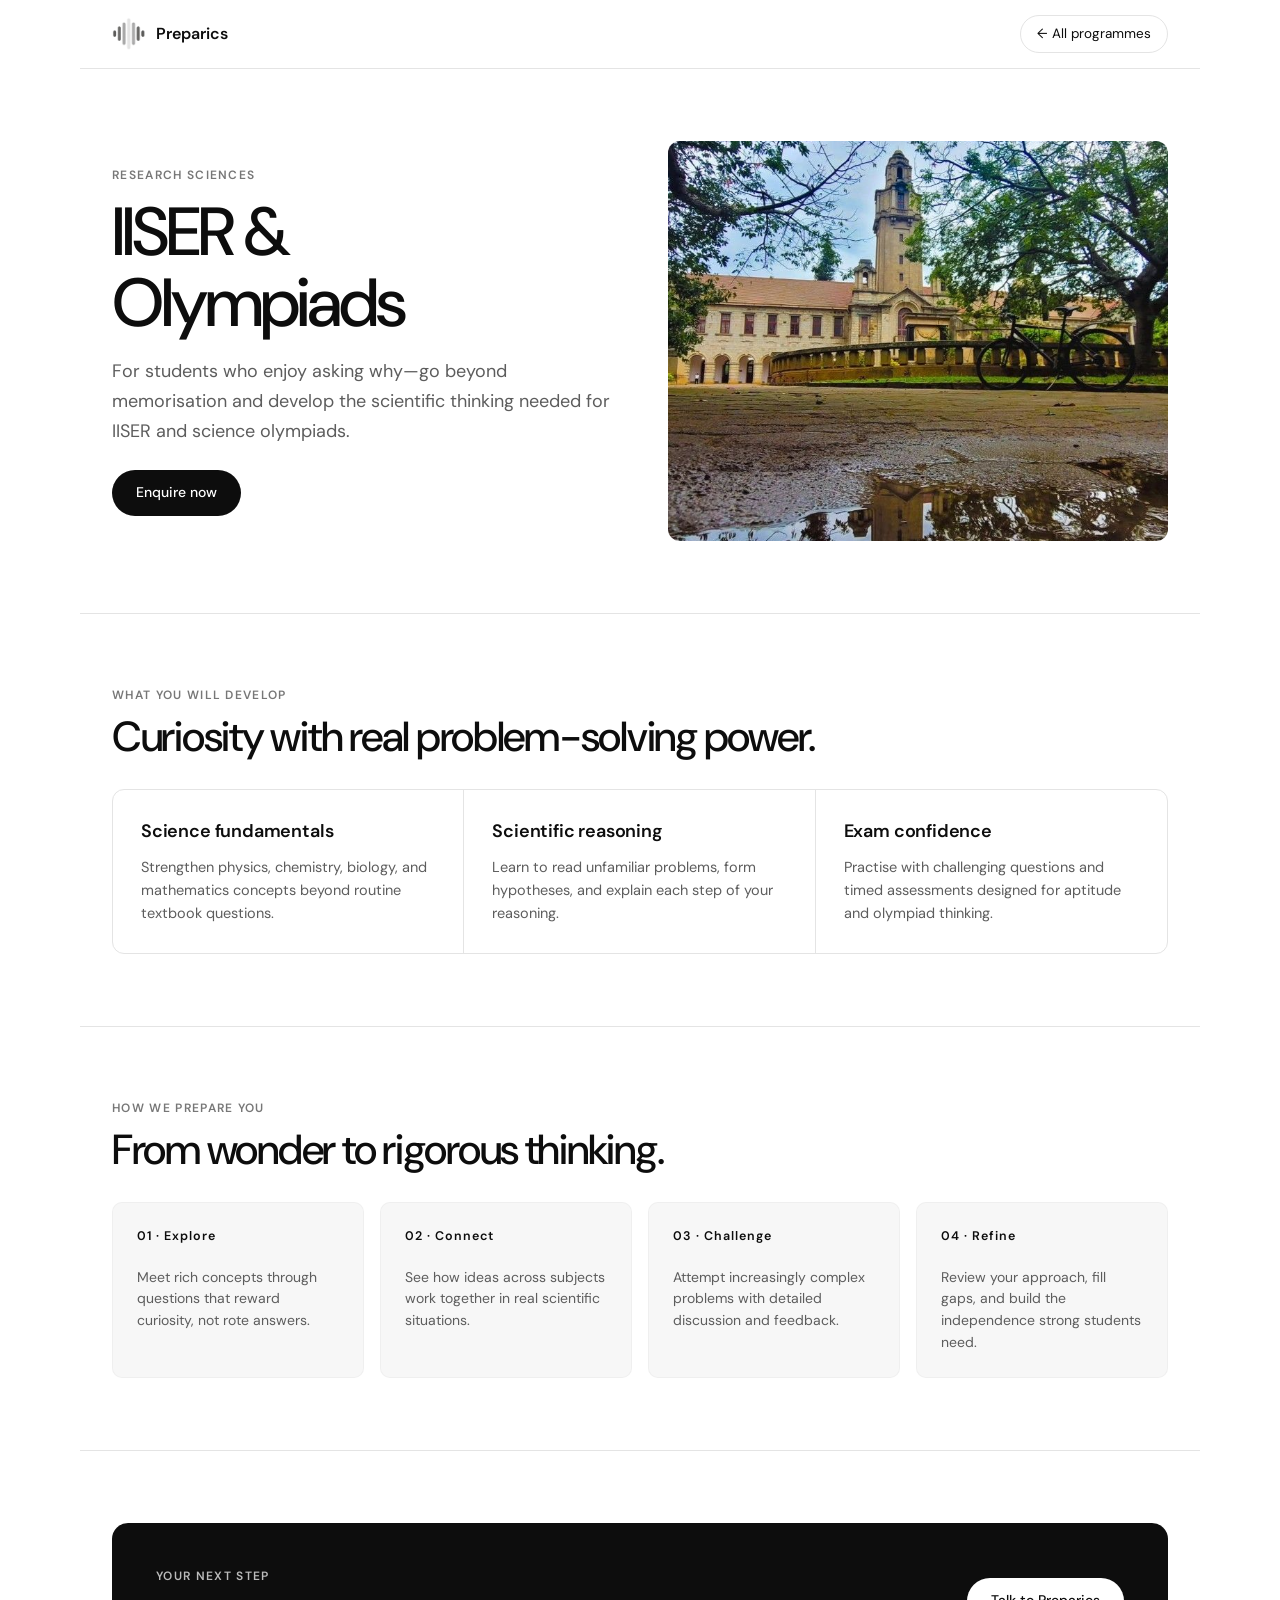
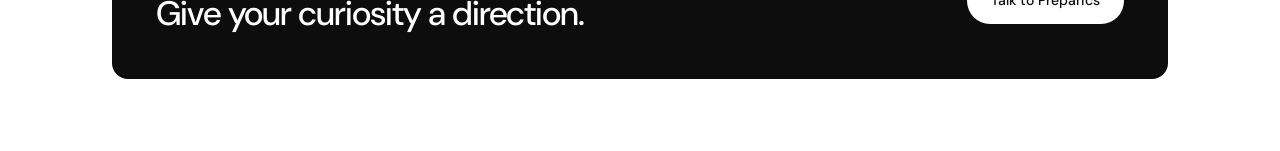
<file: olmpiyad.html>
<!doctype html>
<html lang="en">
<head>
  <meta charset="utf-8"><meta name="viewport" content="width=device-width, initial-scale=1"><title>IISER & Olympiad Preparation | Preparics</title>
  <link rel="icon" type="image/png" href="logo.png">
  <link rel="shortcut icon" href="favicon.ico">
  <link rel="apple-touch-icon" href="logo.png">
  <link rel="preconnect" href="https://fonts.googleapis.com"><link href="https://fonts.googleapis.com/css2?family=DM+Sans:wght@300;400;500;600&display=swap" rel="stylesheet">
  <style>
:root {
  --ink: #0d0d0d;
  --muted: #5d5d5d;
  --line: #e4e4e4;
  --soft: #f7f7f7;
  --max: 1120px;
}
*, *::before, *::after {
  box-sizing: border-box;
  margin: 0;
  padding: 0;
}
html {
  -webkit-text-size-adjust: 100%;
}
body {
  margin: 0;
  font-family: 'DM Sans', -apple-system, BlinkMacSystemFont, sans-serif;
  color: var(--ink);
  line-height: 1.55;
  background: #ffffff;
  overflow-x: hidden;
  width: 100%;
}
a {
  color: inherit;
}
img {
  max-width: 100%;
  height: auto;
  display: block;
}

/* Nav */
.nav {
  height: 68px;
  max-width: var(--max);
  margin: auto;
  padding: 0 32px;
  display: flex;
  align-items: center;
  justify-content: space-between;
  gap: 12px;
  width: 100%;
}
.brand {
  display: flex;
  align-items: center;
  gap: 10px;
  text-decoration: none;
  font-weight: 600;
  font-size: 16px;
  flex-shrink: 0;
}
.brand img {
  width: 34px;
  height: 34px;
  border-radius: 8px;
  flex-shrink: 0;
}
.back {
  font-size: 13.5px;
  text-decoration: none;
  padding: 8px 16px;
  border: 1px solid var(--line);
  border-radius: 999px;
  white-space: nowrap;
  transition: background 0.15s ease, border-color 0.15s ease;
  flex-shrink: 0;
}
.back:hover {
  background: var(--soft);
  border-color: #ccc;
}

/* Main sections */
.hero, .section {
  max-width: var(--max);
  margin: auto;
  padding: 72px 32px;
  border-top: 1px solid var(--line);
  width: 100%;
}
.eyebrow {
  font-size: 12px;
  letter-spacing: .11em;
  text-transform: uppercase;
  color: #777;
  font-weight: 600;
  margin-bottom: 8px;
}
.hero-grid {
  display: grid;
  grid-template-columns: 1fr 1fr;
  gap: 56px;
  align-items: center;
}
.hero h1 {
  font-size: clamp(32px, 5.5vw, 68px);
  line-height: 1.05;
  letter-spacing: -.045em;
  font-weight: 500;
  margin: 12px 0 18px;
  word-wrap: break-word;
}
.intro {
  font-size: clamp(15px, 1.8vw, 18px);
  color: var(--muted);
  max-width: 520px;
  line-height: 1.65;
  margin-bottom: 24px;
}
.hero img {
  width: 100%;
  aspect-ratio: 1.25;
  object-fit: cover;
  border-radius: 12px;
  display: block;
}
.btn {
  display: inline-flex;
  align-items: center;
  justify-content: center;
  background: var(--ink);
  color: #fff;
  text-decoration: none;
  padding: 12px 24px;
  border-radius: 999px;
  font-weight: 500;
  font-size: 14px;
  min-height: 44px;
  transition: opacity 0.15s ease, transform 0.15s ease;
}
.btn:hover {
  opacity: 0.88;
  transform: translateY(-1px);
}

.section h2 {
  font-size: clamp(26px, 3.8vw, 42px);
  letter-spacing: -.03em;
  font-weight: 500;
  margin: 8px 0 28px;
  line-height: 1.15;
}
.grid {
  display: grid;
  grid-template-columns: repeat(3, 1fr);
  border: 1px solid var(--line);
  border-radius: 12px;
  overflow: hidden;
}
.card {
  padding: 28px;
  border-right: 1px solid var(--line);
}
.card:last-child {
  border-right: none;
}
.card h3 {
  font-size: 18px;
  margin: 0 0 10px;
  font-weight: 600;
  letter-spacing: -.01em;
}
.card p, .section > p {
  color: var(--muted);
  font-size: 14.5px;
  line-height: 1.6;
}

.journey {
  display: grid;
  grid-template-columns: repeat(4, 1fr);
  gap: 16px;
}
.step {
  background: var(--soft);
  padding: 24px;
  border-radius: 10px;
  border: 1px solid rgba(0,0,0,0.03);
  font-size: 14px;
  line-height: 1.55;
  color: var(--muted);
}
.step strong {
  display: block;
  font-size: 12.5px;
  letter-spacing: .08em;
  color: var(--ink);
  margin-bottom: 20px;
  font-weight: 600;
}

.cta {
  background: var(--ink);
  color: #fff;
  border-radius: 16px;
  padding: 44px;
  display: flex;
  align-items: center;
  justify-content: space-between;
  gap: 24px;
}
.cta h2 {
  margin: 0;
  font-size: clamp(24px, 3.5vw, 34px);
  line-height: 1.2;
}
.cta .btn {
  background: #fff;
  color: var(--ink);
  margin: 0;
  white-space: nowrap;
  flex-shrink: 0;
}
.cta .btn:hover {
  background: #f0f0f0;
}

/* Tablet */
@media (max-width: 900px) {
  .hero-grid {
    grid-template-columns: 1fr;
    gap: 36px;
  }
  .journey {
    grid-template-columns: repeat(2, 1fr);
  }
  .grid {
    grid-template-columns: 1fr;
    border-right: 1px solid var(--line);
  }
  .card {
    border-right: none;
    border-bottom: 1px solid var(--line);
  }
  .card:last-child {
    border-bottom: none;
  }
}

/* Mobile */
@media (max-width: 640px) {
  .nav {
    height: 58px;
    padding: 0 16px;
  }
  .brand {
    font-size: 15px;
    gap: 8px;
  }
  .brand img {
    width: 28px;
    height: 28px;
  }
  .back {
    font-size: 12px;
    padding: 6px 12px;
    min-height: 36px;
    display: inline-flex;
    align-items: center;
  }
  .hero, .section {
    padding: 44px 16px;
  }
  .hero h1 {
    font-size: clamp(28px, 8vw, 40px);
    margin: 8px 0 14px;
  }
  .btn {
    width: 100%;
    max-width: 100%;
  }
  .journey {
    grid-template-columns: 1fr;
    gap: 12px;
  }
  .step {
    padding: 18px 16px;
  }
  .card {
    padding: 20px 16px;
  }
  .cta {
    padding: 28px 20px;
    flex-direction: column;
    align-items: stretch;
    text-align: left;
    border-radius: 12px;
    gap: 20px;
  }
  .cta .btn {
    width: 100%;
  }
}

/* Extra Small Phones (320px - 360px) */
@media (max-width: 360px) {
  .nav {
    padding: 0 12px;
    gap: 6px;
  }
  .brand {
    font-size: 14px;
    gap: 6px;
  }
  .back {
    font-size: 11px;
    padding: 5px 9px;
  }
  .hero, .section {
    padding: 36px 12px;
  }
  .hero h1 {
    font-size: 26px;
  }
  .card {
    padding: 16px 12px;
  }
  .step {
    padding: 16px 12px;
  }
  .cta {
    padding: 22px 14px;
  }
}
</style>
</head>
<body><nav class="nav"><a class="brand" href="index.html"><img src="logo.png" alt="Preparics logo">Preparics</a><a class="back" href="index.html#programmes">← All programmes</a></nav><main>
<section class="hero"><div class="hero-grid"><div><div class="eyebrow">Research sciences</div><h1>IISER &<br>Olympiads</h1><p class="intro">For students who enjoy asking why—go beyond memorisation and develop the scientific thinking needed for IISER and science olympiads.</p><a class="btn" href="mailto:preparics@gmail.com?subject=IISER%20and%20Olympiad%20programme%20enquiry">Enquire now</a></div><img src="IISC.jpg" alt="Indian Institute of Science campus"></div></section>
<section class="section"><div class="eyebrow">What you will develop</div><h2>Curiosity with real problem-solving power.</h2><div class="grid"><article class="card"><h3>Science fundamentals</h3><p>Strengthen physics, chemistry, biology, and mathematics concepts beyond routine textbook questions.</p></article><article class="card"><h3>Scientific reasoning</h3><p>Learn to read unfamiliar problems, form hypotheses, and explain each step of your reasoning.</p></article><article class="card"><h3>Exam confidence</h3><p>Practise with challenging questions and timed assessments designed for aptitude and olympiad thinking.</p></article></div></section>
<section class="section"><div class="eyebrow">How we prepare you</div><h2>From wonder to rigorous thinking.</h2><div class="journey"><div class="step"><strong>01 · Explore</strong>Meet rich concepts through questions that reward curiosity, not rote answers.</div><div class="step"><strong>02 · Connect</strong>See how ideas across subjects work together in real scientific situations.</div><div class="step"><strong>03 · Challenge</strong>Attempt increasingly complex problems with detailed discussion and feedback.</div><div class="step"><strong>04 · Refine</strong>Review your approach, fill gaps, and build the independence strong students need.</div></div></section>
<section class="section"><div class="cta"><div><div class="eyebrow" style="color:#bbb">Your next step</div><h2>Give your curiosity a direction.</h2></div><a class="btn" href="mailto:preparics@gmail.com?subject=IISER%20and%20Olympiad%20programme%20enquiry">Talk to Preparics</a></div></section>
</main></body></html>
</file>
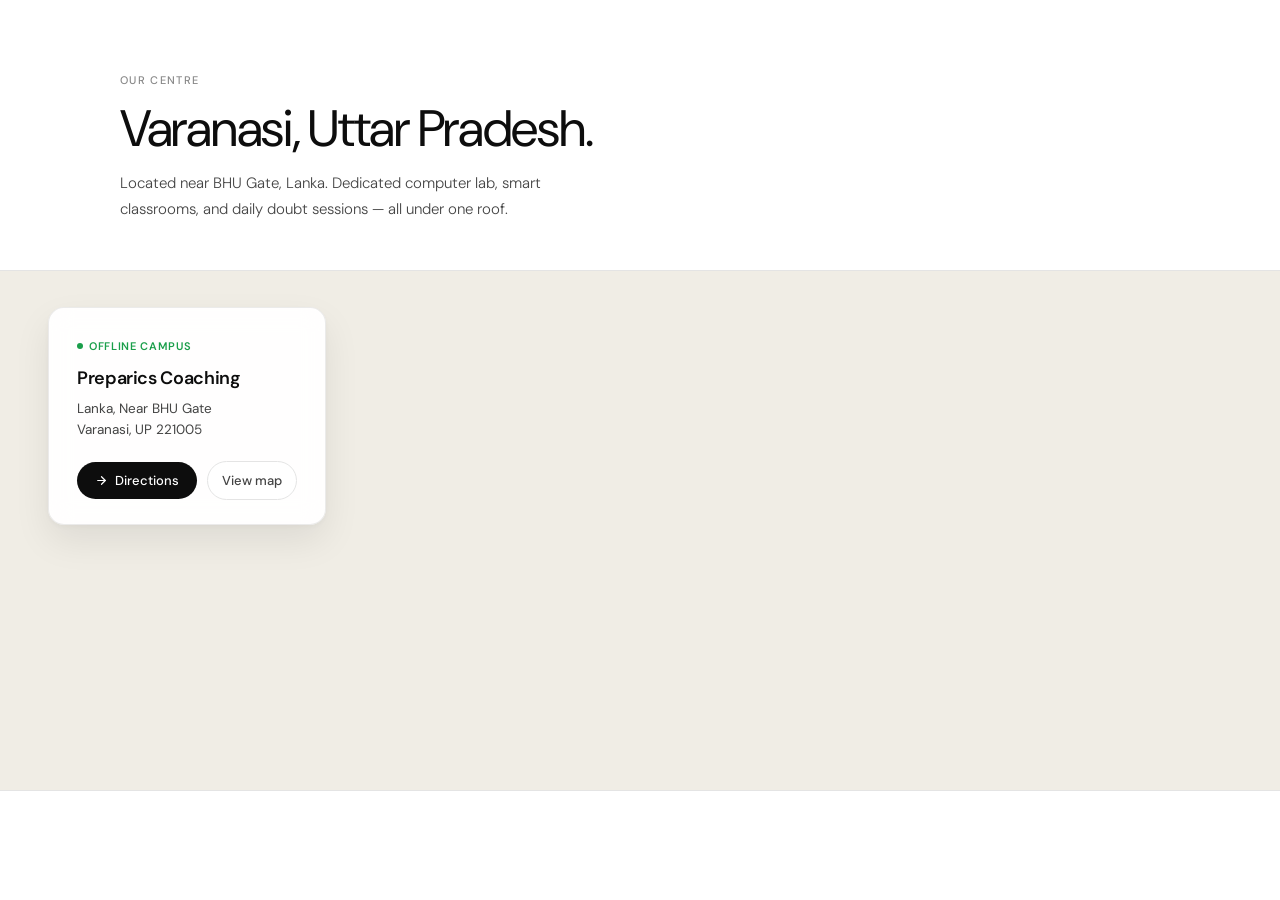
<file: test_google_maps.html>
<!DOCTYPE html>
<html lang="en">
<head>
<meta charset="UTF-8">
<link href="https://fonts.googleapis.com/css2?family=DM+Sans:wght@300;400;500;600&display=swap" rel="stylesheet">
<style>
*, *::before, *::after { box-sizing: border-box; margin: 0; padding: 0; }
:root {
  --white: #ffffff;
  --ink: #0d0d0d;
  --ink2: #444444;
  --ink3: #888888;
  --line: #e4e4e4;
  --bg: #f7f7f7;
  --font: 'DM Sans', sans-serif;
  --max: 1120px;
}
body {
  font-family: var(--font);
  background: var(--white);
  color: var(--ink);
  line-height: 1.5;
}

.map-section { padding: 0; border-bottom: 1px solid var(--line); }
.map-header {
  max-width: var(--max); margin: 0 auto;
  padding: 72px 40px 48px;
}
.sec-label {
  font-size: 11px;
  font-weight: 500;
  letter-spacing: 0.12em;
  text-transform: uppercase;
  color: var(--ink3);
  margin-bottom: 12px;
}
.map-header h2 {
  font-size: clamp(32px, 4vw, 52px);
  font-weight: 400; letter-spacing: -0.025em; line-height: 1.08;
  margin-bottom: 14px;
}
.map-header p { font-size: 15px; color: var(--ink2); font-weight: 300; }

.map-container {
  position: relative;
  height: 520px;
  border-top: 1px solid var(--line);
  background: #f0ede5;
  overflow: hidden;
}

.google-map-iframe {
  width: 100%;
  height: 100%;
  border: 0;
  display: block;
  filter: contrast(102%) saturate(90%);
}

.map-info-card {
  position: absolute;
  top: 36px;
  left: 48px;
  z-index: 10;
  background: rgba(255, 255, 255, 0.95);
  backdrop-filter: blur(12px);
  -webkit-backdrop-filter: blur(12px);
  border: 1px solid rgba(0, 0, 0, 0.08);
  border-radius: 16px;
  padding: 24px 28px;
  max-width: 310px;
  box-shadow: 0 16px 36px rgba(0, 0, 0, 0.08), 0 2px 6px rgba(0, 0, 0, 0.04);
}
.map-badge {
  display: inline-flex;
  align-items: center;
  gap: 6px;
  font-size: 11px;
  font-weight: 600;
  letter-spacing: 0.06em;
  text-transform: uppercase;
  color: #1a9e4a;
  margin-bottom: 10px;
}
.map-badge-dot {
  width: 6px;
  height: 6px;
  border-radius: 50%;
  background: #1a9e4a;
}
.map-info-card h3 {
  font-size: 18px;
  font-weight: 600;
  letter-spacing: -0.02em;
  margin-bottom: 6px;
  color: var(--ink);
}
.map-info-card p {
  font-size: 13.5px;
  color: var(--ink2);
  line-height: 1.6;
  margin-bottom: 20px;
  font-weight: 400;
}
.map-actions {
  display: flex;
  align-items: center;
  gap: 10px;
}
.map-info-card a.directions-btn {
  display: inline-flex;
  align-items: center;
  gap: 7px;
  font-size: 13px;
  font-weight: 500;
  color: #fff;
  background: var(--ink);
  text-decoration: none;
  padding: 9px 18px;
  border-radius: 999px;
  transition: transform 0.12s ease, background 0.15s ease;
}
.map-info-card a.directions-btn:hover {
  background: #262626;
  transform: translateY(-1px);
}
.map-info-card a.view-larger-btn {
  display: inline-flex;
  align-items: center;
  font-size: 13px;
  font-weight: 500;
  color: var(--ink2);
  text-decoration: none;
  padding: 9px 14px;
  border-radius: 999px;
  border: 1px solid var(--line);
  background: #fff;
  transition: background 0.15s ease;
}
.map-info-card a.view-larger-btn:hover {
  background: var(--bg);
}

@media (max-width: 600px) {
  .map-container { height: 420px; }
  .map-info-card { top: 16px; left: 16px; right: 16px; max-width: none; padding: 18px 20px; }
}
</style>
</head>
<body>

<section id="centre">
  <div class="map-section">
    <div class="map-header">
      <div class="sec-label">Our Centre</div>
      <h2>Varanasi, Uttar Pradesh.</h2>
      <p style="font-size:15px;color:var(--ink2);font-weight:300;max-width:480px;line-height:1.75;margin-top:12px">Located near BHU Gate, Lanka. Dedicated computer lab, smart classrooms, and daily doubt sessions — all under one roof.</p>
    </div>
    <div class="map-container">
      <div class="map-info-card">
        <div class="map-badge">
          <span class="map-badge-dot"></span>
          <span>Offline Campus</span>
        </div>
        <h3>Preparics Coaching</h3>
        <p>Lanka, Near BHU Gate<br>Varanasi, UP 221005</p>
        <div class="map-actions">
          <a href="https://www.google.com/maps/dir//25.2677,82.9913" target="_blank" class="directions-btn">
            <svg width="13" height="13" viewBox="0 0 24 24" fill="none" stroke="currentColor" stroke-width="2.2" stroke-linecap="round" stroke-linejoin="round"><path d="M5 12h14"/><path d="m12 5 7 7-7 7"/></svg>
            Directions
          </a>
          <a href="https://www.google.com/maps?q=25.2677,82.9913" target="_blank" class="view-larger-btn">
            View map
          </a>
        </div>
      </div>
      <iframe
        class="google-map-iframe"
        src="https://maps.google.com/maps?q=25.2677,82.9913&hl=en&z=16&output=embed"
        loading="lazy"
        allowfullscreen
        referrerpolicy="no-referrer-when-downgrade"
        title="Preparics Coaching Varanasi Location"
      ></iframe>
    </div>
  </div>
</section>

</body>
</html>
</file>
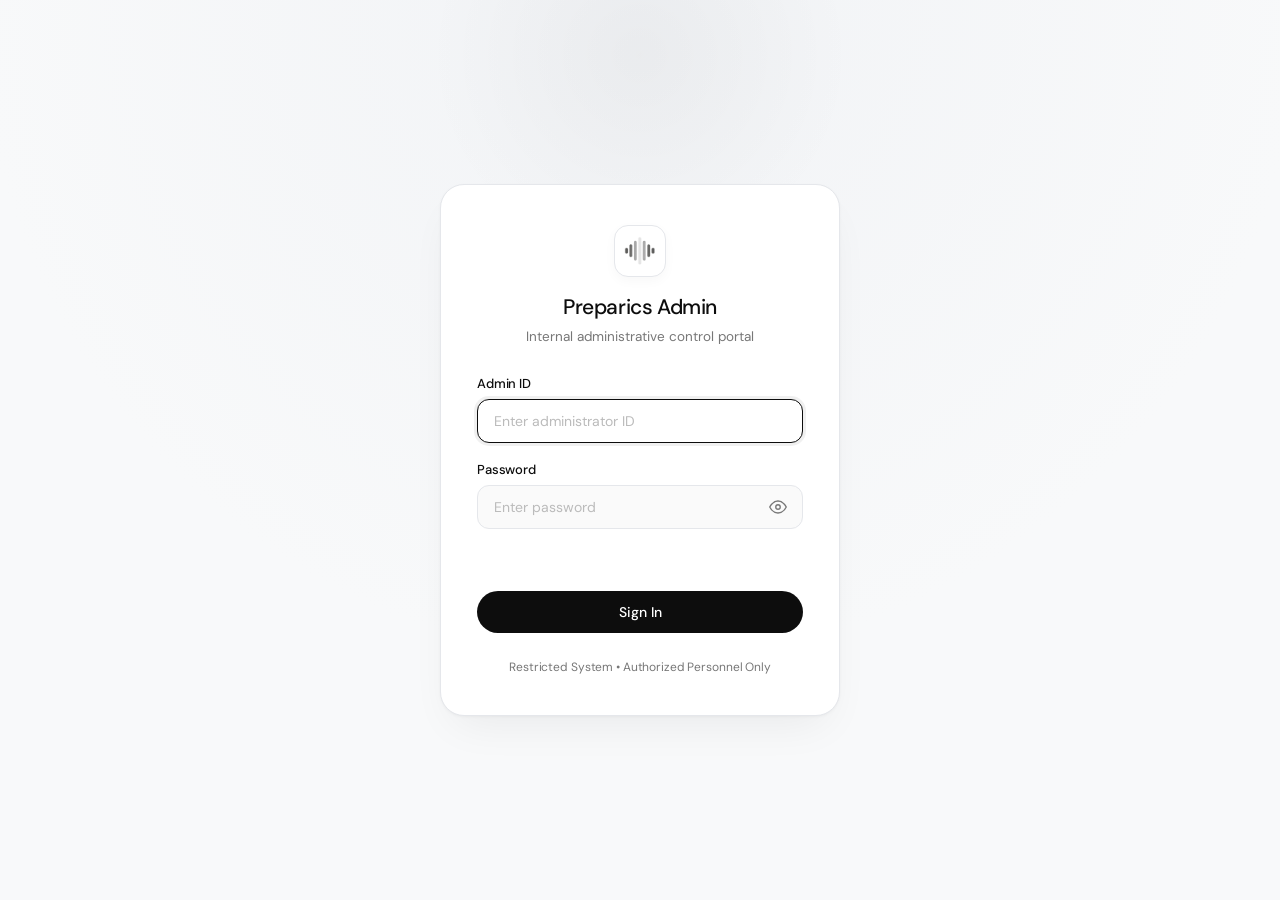
<file: templates/admin_login.html>
<!DOCTYPE html>
<html lang="en">
<head>
  <meta charset="UTF-8">
  <meta name="viewport" content="width=device-width, initial-scale=1.0">
  <title>Preparics — Internal Access</title>
  <meta name="robots" content="noindex, nofollow, noarchive">
  <link rel="icon" type="image/png" href="/logo.png">
  <link rel="shortcut icon" href="/favicon.ico">
  <link rel="preconnect" href="https://fonts.googleapis.com">
  <link rel="preconnect" href="https://fonts.gstatic.com" crossorigin>
  <link href="https://fonts.googleapis.com/css2?family=DM+Sans:ital,opsz,wght@0,9..40,300;0,9..40,400;0,9..40,500;0,9..40,600;1,9..40,400&family=Google+Sans:wght@400;500&display=swap" rel="stylesheet">
  <script src="https://challenges.cloudflare.com/turnstile/v0/api.js" async defer></script>
  <style>
    *, *::before, *::after {
      box-sizing: border-box;
      margin: 0;
      padding: 0;
    }
    :root {
      --white: #ffffff;
      --ink: #0d0d0d;
      --ink2: #444444;
      --ink3: #777777;
      --ink4: #bbbbbb;
      --line: #e5e7eb;
      --line-focus: #0d0d0d;
      --bg: #f8f9fa;
      --card-bg: #ffffff;
      --font: 'DM Sans', 'Google Sans', -apple-system, BlinkMacSystemFont, sans-serif;
      --ease: cubic-bezier(0.4, 0, 0.2, 1);
      --danger-bg: #fef2f2;
      --danger-border: #fecaca;
      --danger-text: #991b1b;
    }
    html, body {
      height: 100%;
      font-family: var(--font);
      background-color: var(--bg);
      color: var(--ink);
      -webkit-font-smoothing: antialiased;
    }
    body {
      display: flex;
      flex-direction: column;
      align-items: center;
      justify-content: center;
      padding: 24px;
      position: relative;
      overflow-x: hidden;
      background:
        radial-gradient(circle at 50% 0%, rgba(240, 242, 245, 0.8) 0%, rgba(248, 249, 250, 1) 60%);
    }

    /* Ambient decorative accents */
    .ambient-glow {
      position: absolute;
      top: -120px;
      left: 50%;
      transform: translateX(-50%);
      width: 500px;
      height: 350px;
      background: radial-gradient(circle, rgba(0, 0, 0, 0.035) 0%, rgba(0, 0, 0, 0) 70%);
      pointer-events: none;
      z-index: 0;
    }

    .login-card {
      position: relative;
      z-index: 1;
      width: 100%;
      max-width: 400px;
      background: var(--card-bg);
      border: 1px solid var(--line);
      border-radius: 24px;
      padding: 40px 36px;
      box-shadow:
        0 1px 3px rgba(0, 0, 0, 0.04),
        0 20px 45px -15px rgba(0, 0, 0, 0.07);
      animation: fadeIn 0.4s var(--ease);
    }

    @keyframes fadeIn {
      from { opacity: 0; transform: translateY(8px); }
      to { opacity: 1; transform: translateY(0); }
    }

    .brand-section {
      text-align: center;
      margin-bottom: 28px;
    }

    .logo-wrapper {
      width: 52px;
      height: 52px;
      border-radius: 14px;
      background: #ffffff;
      border: 1px solid var(--line);
      display: inline-flex;
      align-items: center;
      justify-content: center;
      margin-bottom: 16px;
      box-shadow: 0 4px 12px rgba(0, 0, 0, 0.03);
      overflow: hidden;
    }

    .logo-wrapper img {
      width: 32px;
      height: 32px;
      object-fit: contain;
    }

    .brand-title-row {
      display: flex;
      align-items: center;
      justify-content: center;
      gap: 8px;
      margin-bottom: 6px;
    }

    .brand-title {
      font-size: 21px;
      font-weight: 500;
      letter-spacing: -0.02em;
      color: var(--ink);
    }

    .badge-pill {
      font-size: 11px;
      font-weight: 500;
      letter-spacing: 0.03em;
      text-transform: uppercase;
      padding: 3px 9px;
      border-radius: 999px;
      background: #f1f3f5;
      color: var(--ink2);
      border: 1px solid #e2e5e9;
    }

    .brand-desc {
      font-size: 13.5px;
      color: var(--ink3);
      font-weight: 400;
      line-height: 1.5;
    }

    .alert-box {
      display: none;
      align-items: center;
      gap: 10px;
      background: var(--danger-bg);
      border: 1px solid var(--danger-border);
      color: var(--danger-text);
      padding: 12px 14px;
      border-radius: 12px;
      font-size: 13px;
      line-height: 1.4;
      margin-bottom: 20px;
      animation: shake 0.3s ease;
    }

    @keyframes shake {
      0%, 100% { transform: translateX(0); }
      20%, 60% { transform: translateX(-4px); }
      40%, 80% { transform: translateX(4px); }
    }

    .alert-box svg {
      width: 16px;
      height: 16px;
      flex-shrink: 0;
    }

    .form-group {
      margin-bottom: 18px;
    }

    .form-label {
      display: block;
      font-size: 13px;
      font-weight: 500;
      color: var(--ink);
      margin-bottom: 7px;
      letter-spacing: -0.01em;
    }

    .input-wrapper {
      position: relative;
    }

    .form-input {
      width: 100%;
      background: #fafafa;
      border: 1.5px solid var(--line);
      border-radius: 12px;
      padding: 12px 16px;
      font-family: var(--font);
      font-size: 14px;
      color: var(--ink);
      outline: none;
      transition: all 0.18s var(--ease);
    }

    .form-input::placeholder {
      color: var(--ink4);
    }

    .form-input:focus {
      background: var(--white);
      border-color: var(--line-focus);
      box-shadow: 0 0 0 3px rgba(13, 13, 13, 0.06);
    }

    .toggle-pw-btn {
      position: absolute;
      right: 12px;
      top: 50%;
      transform: translateY(-50%);
      background: none;
      border: none;
      color: var(--ink3);
      cursor: pointer;
      padding: 4px;
      display: flex;
      align-items: center;
      justify-content: center;
      transition: color 0.15s var(--ease);
    }

    .toggle-pw-btn:hover {
      color: var(--ink);
    }

    .btn-submit {
      width: 100%;
      margin-top: 24px;
      padding: 12px 20px;
      border-radius: 999px;
      border: none;
      background: var(--ink);
      color: var(--white);
      font-family: var(--font);
      font-size: 14px;
      font-weight: 500;
      cursor: pointer;
      display: inline-flex;
      align-items: center;
      justify-content: center;
      gap: 8px;
      transition: opacity 0.15s, transform 0.15s var(--ease), box-shadow 0.15s;
    }

    .btn-submit:hover:not(:disabled) {
      opacity: 0.88;
      transform: translateY(-1px);
      box-shadow: 0 8px 20px rgba(0, 0, 0, 0.1);
    }

    .btn-submit:active:not(:disabled) {
      transform: translateY(0);
    }

    .btn-submit:disabled {
      opacity: 0.6;
      cursor: not-allowed;
    }

    .spinner {
      width: 15px;
      height: 15px;
      border: 2px solid rgba(255, 255, 255, 0.3);
      border-top-color: #ffffff;
      border-radius: 50%;
      animation: spin 0.7s linear infinite;
      display: none;
    }

    @keyframes spin {
      to { transform: rotate(360deg); }
    }

    .footer-note {
      text-align: center;
      font-size: 12px;
      color: var(--ink3);
      margin-top: 26px;
      letter-spacing: -0.01em;
    }

    @media (max-width: 440px) {
      body {
        padding: 16px 12px;
      }
      .login-card {
        padding: 28px 18px;
        border-radius: 20px;
      }
      .logo-wrapper {
        width: 46px;
        height: 46px;
      }
      .brand-title {
        font-size: 20px;
      }
      .brand-desc {
        font-size: 12.5px;
      }
      .input-wrapper input {
        font-size: 14px;
        padding: 11px 14px;
      }
      .btn-submit {
        height: 44px;
        font-size: 13.5px;
      }
    }
  </style>
</head>
<body>

  <div class="ambient-glow"></div>

  <div class="login-card">
    <div class="brand-section">
      <div class="logo-wrapper">
        <img src="/logo.png" alt="Preparics Logo" onerror="this.onerror=null; this.src='/favicon.ico';">
      </div>
      <div class="brand-title-row">
        <h1 class="brand-title">Preparics Admin</h1>
      </div>
      <p class="brand-desc">Internal administrative control portal</p>
    </div>

    <div id="alertBox" class="alert-box">
      <svg fill="none" stroke="currentColor" viewBox="0 0 24 24">
        <circle cx="12" cy="12" r="10" stroke-width="2"></circle>
        <line x1="12" y1="8" x2="12" y2="12" stroke-width="2"></line>
        <line x1="12" y1="16" x2="12.01" y2="16" stroke-width="2"></line>
      </svg>
      <span id="alertMsg">Invalid credentials.</span>
    </div>

    <form id="adminLoginForm" method="POST" action="/admin91939/login">
      <div class="form-group">
        <label class="form-label" for="username">Admin ID</label>
        <div class="input-wrapper">
          <input
            type="text"
            id="username"
            name="username"
            class="form-input"
            placeholder="Enter administrator ID"
            autocomplete="username"
            required
            autofocus
          >
        </div>
      </div>

      <div class="form-group">
        <label class="form-label" for="password">Password</label>
        <div class="input-wrapper">
          <input
            type="password"
            id="password"
            name="password"
            class="form-input"
            placeholder="Enter password"
            autocomplete="current-password"
            required
          >
          <button type="button" id="togglePasswordBtn" class="toggle-pw-btn" title="Show password" aria-label="Toggle password visibility">
            <svg width="18" height="18" fill="none" stroke="currentColor" viewBox="0 0 24 24">
              <path stroke-width="1.8" d="M1 12s4-8 11-8 11 8 11 8-4 8-11 8-11-8-11-8z"></path>
              <circle cx="12" cy="12" r="3" stroke-width="1.8"></circle>
            </svg>
          </button>
        </div>
      </div>

      <div class="form-group" style="margin-bottom: 20px;">
        <div class="cf-turnstile" data-sitekey="{{ turnstile_site_key|default('0x4AAAAAAE7ba1nzBVSNJs1W') }}" data-theme="light" style="display: flex; justify-content: center;"></div>
      </div>

      <button type="submit" id="submitBtn" class="btn-submit">
        <span class="spinner" id="btnSpinner"></span>
        <span id="btnLabel">Sign In</span>
      </button>
    </form>

    <div class="footer-note">
      Restricted System &bull; Authorized Personnel Only
    </div>
  </div>

  <script>
    const passwordInput = document.getElementById('password');
    const toggleBtn = document.getElementById('togglePasswordBtn');
    toggleBtn.addEventListener('click', () => {
      const isPassword = passwordInput.getAttribute('type') === 'password';
      passwordInput.setAttribute('type', isPassword ? 'text' : 'password');
    });

    const form = document.getElementById('adminLoginForm');
    const alertBox = document.getElementById('alertBox');
    const alertMsg = document.getElementById('alertMsg');
    const submitBtn = document.getElementById('submitBtn');
    const btnSpinner = document.getElementById('btnSpinner');
    const btnLabel = document.getElementById('btnLabel');

    form.addEventListener('submit', async (e) => {
      e.preventDefault();
      alertBox.style.display = 'none';

      let turnstileToken = '';
      if (window.turnstile && typeof window.turnstile.getResponse === 'function') {
        turnstileToken = window.turnstile.getResponse();
      }
      if (!turnstileToken) {
        const turnstileInput = form.querySelector('[name="cf-turnstile-response"]');
        if (turnstileInput) turnstileToken = turnstileInput.value;
      }

      if (!turnstileToken) {
        alertMsg.textContent = 'Please complete the Cloudflare security verification.';
        alertBox.style.display = 'flex';
        return;
      }

      submitBtn.disabled = true;
      btnSpinner.style.display = 'inline-block';
      btnLabel.textContent = 'Verifying...';

      const username = document.getElementById('username').value.trim();
      const password = document.getElementById('password').value;

      try {
        const response = await fetch('/admin91939/login', {
          method: 'POST',
          headers: {
            'Content-Type': 'application/json',
            'Accept': 'application/json'
          },
          body: JSON.stringify({
            username,
            password,
            turnstile_token: turnstileToken
          })
        });

        const data = await response.json().catch(() => ({}));

        if (response.ok && data.success) {
          btnLabel.textContent = 'Authenticated';
          window.location.href = data.redirect || '/admin91939/dashboard';
        } else {
          if (window.turnstile && typeof window.turnstile.reset === 'function') {
            window.turnstile.reset();
          }
          alertMsg.textContent = data.message || 'Invalid credentials.';
          alertBox.style.display = 'flex';
          submitBtn.disabled = false;
          btnSpinner.style.display = 'none';
          btnLabel.textContent = 'Sign In';
        }
      } catch (err) {
        if (window.turnstile && typeof window.turnstile.reset === 'function') {
          window.turnstile.reset();
        }
        alertMsg.textContent = 'Network connection error. Please try again.';
        alertBox.style.display = 'flex';
        submitBtn.disabled = false;
        btnSpinner.style.display = 'none';
        btnLabel.textContent = 'Sign In';
      }
    });
  </script>
</body>
</html>
</file>
